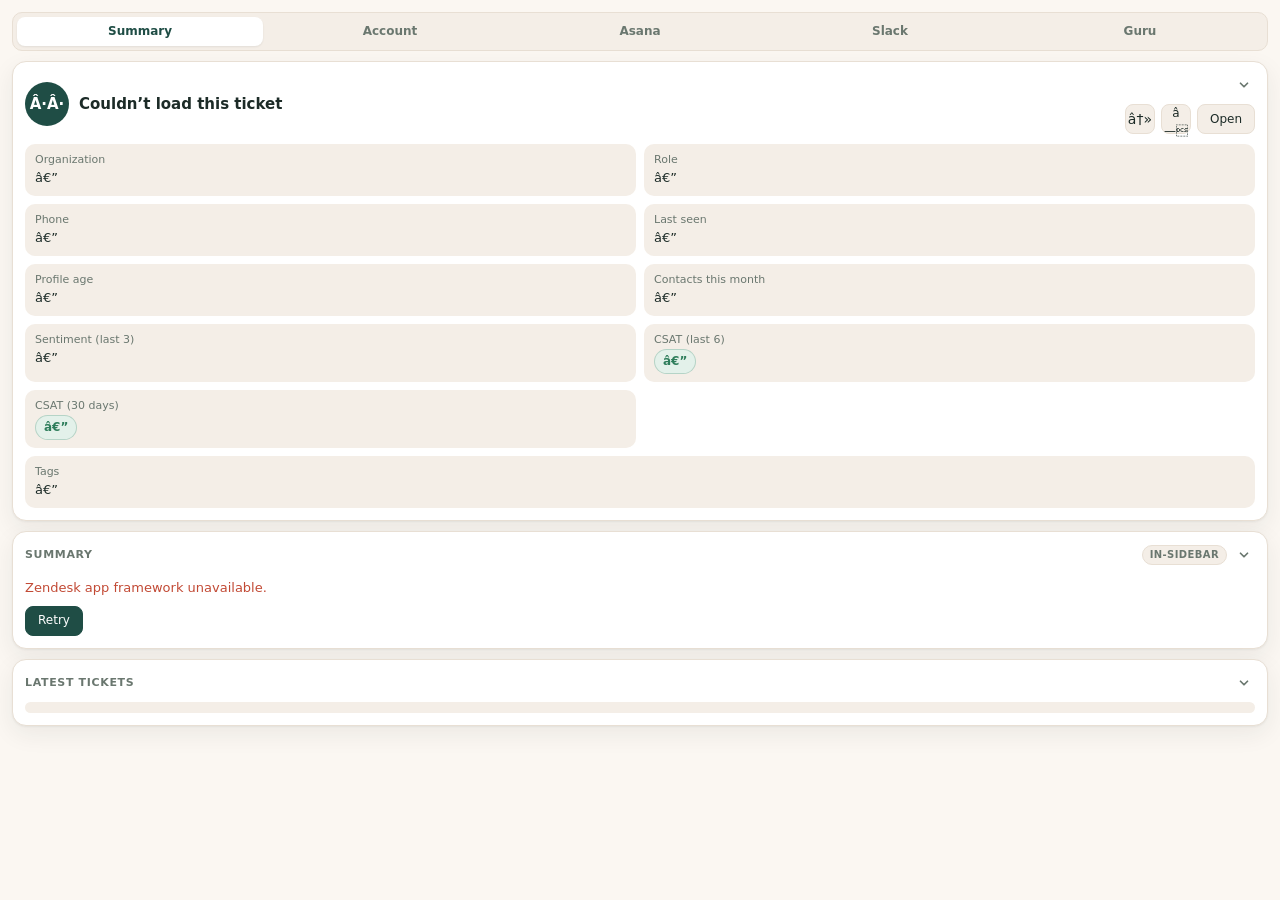
<file: app/assets/index.html>
﻿<!doctype html>
<html lang="en" data-theme="light">
<head>
  <meta charset="utf-8" />
  <meta name="viewport" content="width=device-width, initial-scale=1" />
  <title>Client context</title>
  <!-- Zendesk-hosted ZAF app. Reads ticket context + a custom object via ZAF. -->
  <script src="https://static.zdassets.com/zendesk_app_framework_sdk/2.0/zaf_sdk.min.js"></script>
  <link rel="stylesheet" href="./app.css?v=3100" />
</head>
<body>
  <div class="wrap">

    <!-- Asana comment notification toast (auto-dismisses, links to home view) -->
    <div id="comment-toast" class="comment-toast" hidden>
      <span class="comment-toast-msg" id="comment-toast-msg"></span>
      <button class="comment-toast-link" id="comment-toast-link" type="button">View in Asana tab â†—</button>
      <button class="comment-toast-close" id="comment-toast-close" type="button" aria-label="Dismiss">âœ•</button>
    </div>

    <!-- Top-level tabs: Summary (member + ticket digest), Account (the warehouse
         client context), Asana (linked tasks + request form + dedupe), Slack, Guru.
         data-pane="context" keeps its internal key so existing installs'
         aht_field_map / visibility settings stay valid â€” only the label changed. -->
    <div class="tabs" id="tabs">
      <button class="tab active" type="button" data-pane="summary">Summary</button>
      <button class="tab" type="button" data-pane="context">Account</button>
      <button class="tab" type="button" data-pane="asana">Asana</button>
      <button class="tab" type="button" data-pane="slack">Slack</button>
      <button class="tab" type="button" data-pane="guru">Guru</button>
    </div>

    <!-- Demo-only variant toggle (hidden in production). Global â€” the variant
         drives the Summary, Account and Asana panes alike. -->
    <div id="demo-toggle" class="demo-toggle" hidden>
      <span class="demo-label">Demo</span>
      <button class="demo-seg" type="button" data-variant="client">Client</button>
      <button class="demo-seg" type="button" data-variant="provider">Provider</button>
    </div>

    <!-- Summary pane (landing): who the member is + the local ticket digest -->
    <div class="pane active" id="pane-summary">

    <!-- Profile / ops (retained features, via ZAFClient) -->
    <div class="card collapsible" id="card-profile" data-collapse-key="profile">
      <div class="profile">
        <div class="avatar" id="pf-avatar">Â·Â·</div>
        <div class="who">
          <div class="name" id="pf-name">Loadingâ€¦</div>
          <div class="email" id="pf-email"></div>
        </div>
        <div class="head-actions">
          <button class="chevron" type="button" aria-label="Toggle section" aria-expanded="true"><svg viewBox="0 0 16 16" fill="none" stroke="currentColor" stroke-width="2" stroke-linecap="round" stroke-linejoin="round"><path d="M4 6l4 4 4-4"/></svg></button>
          <span class="type-badge" id="pf-type" hidden></span>
          <div style="display:flex; gap:6px;">
            <button class="btn icon" id="btn-refresh" type="button" title="Refresh account data & summary" aria-label="Refresh account data and summary"><span class="rfi">â†»</span></button>
            <button class="btn icon" id="btn-theme" type="button" title="Toggle theme" aria-label="Toggle theme">â—</button>
            <button class="btn" id="btn-open" type="button" title="Open requester in Support">Open</button>
          </div>
        </div>
      </div>
      <div class="kv-grid collapse-body">
        <div class="kv"><div class="k">Organization</div><div class="v" id="m-org">â€”</div></div>
        <div class="kv"><div class="k">Role</div><div class="v" id="m-role">â€”</div></div>
        <div class="kv"><div class="k">Phone</div><div class="v" id="m-phone">â€”</div></div>
        <div class="kv"><div class="k">Last seen</div><div class="v" id="m-lastseen">â€”</div></div>
        <div class="kv" id="row-age"><div class="k">Profile age</div><div class="v" id="m-age">â€”</div></div>
        <div class="kv" id="row-contacts"><div class="k">Contacts this month</div><div class="v" id="m-contacts">â€”</div></div>
        <div class="kv" id="row-sentiment"><div class="k">Sentiment (last 3)</div><div class="v" id="m-sentiment">â€”</div></div>
        <div class="kv" id="row-csat6"><div class="k">CSAT (last 6)</div><div class="v"><span class="csat-pill" id="m-csat6">â€”</span></div></div>
        <div class="kv" id="row-csat30"><div class="k">CSAT (30 days)</div><div class="v"><span class="csat-pill" id="m-csat30">â€”</span></div></div>
        <div class="kv wide" id="row-tags"><div class="k">Tags</div><div class="v"><div class="chips" id="m-tags">â€”</div></div></div>
      </div>
    </div>

    <!-- Ticket digest: what the ticket is about, the interaction so far, contact
         history, and this ticket's Asana/Guru signals â€” computed inside the
         sidebar from data already in the agent's Zendesk session. The digest
         itself is never sent to any external service. -->
    <div class="card collapsible" id="card-summary" data-collapse-key="summary">
      <div class="section-head">
        <h2>Summary</h2>
        <div class="head-right">
          <span class="sum-flag" title="Computed in this sidebar from Zendesk data. The digest is not sent to any external service.">in-sidebar</span>
          <button class="chevron" type="button" aria-label="Toggle section" aria-expanded="true"><svg viewBox="0 0 16 16" fill="none" stroke="currentColor" stroke-width="2" stroke-linecap="round" stroke-linejoin="round"><path d="M4 6l4 4 4-4"/></svg></button>
        </div>
      </div>
      <div class="collapse-body" id="summary-body">
        <div class="skeleton" style="width:85%"></div>
        <div class="skeleton" style="width:60%; margin-top:8px"></div>
        <div class="skeleton" style="width:72%; margin-top:8px"></div>
      </div>
    </div>

    <!-- Latest tickets (retained, via ZAFClient) â€” the member's interaction history -->
    <div class="card collapsible" id="card-tickets" data-collapse-key="tickets">
      <div class="section-head"><h2>Latest tickets</h2><div class="head-right"><button class="chevron" type="button" aria-label="Toggle section" aria-expanded="true"><svg viewBox="0 0 16 16" fill="none" stroke="currentColor" stroke-width="2" stroke-linecap="round" stroke-linejoin="round"><path d="M4 6l4 4 4-4"/></svg></button></div></div>
      <div class="tickets collapse-body" id="tickets"><div class="skeleton" style="width:100%"></div></div>
    </div>

    </div><!-- /pane-summary -->

    <!-- Account pane: the client context the resolver wrote to the custom object
         (eligibility / claims / invoices for clients; credentialing / onboarding
         for providers), plus its freshness stamp and force-refresh error state. -->
    <div class="pane" id="pane-context">

    <!-- Visible only when the record contains sample/placeholder data. -->
    <div class="sample-note" id="sample-note" hidden>Showing sample placeholder data.</div>

    <!-- Client context (from the custom object). Shell paints immediately. -->
    <div id="context-shell">
      <div class="card">
        <div class="section-head"><h2>Eligibility</h2></div>
        <div class="skeleton" style="width:80%"></div>
        <div class="skeleton" style="width:60%; margin-top:8px"></div>
      </div>
      <div class="card">
        <div class="section-head"><h2>Claims</h2></div>
        <div class="skeleton" style="width:90%"></div>
        <div class="skeleton" style="width:70%; margin-top:8px"></div>
      </div>
    </div>

    <div class="card error" id="context-error" hidden>
      <p id="context-error-msg">Couldnâ€™t load client context.</p>
      <button class="btn primary" id="btn-retry" type="button">Retry</button>
    </div>

    <div class="stamp" id="freshness" hidden></div>

    </div><!-- /pane-context -->

    <!-- Asana pane: three sub-tabs â€” Linked tasks (this ticket), New request (the
         config-driven Asana form), and Other requests (recent tasks for the same
         client/provider ID â€” the dedupe check). -->
    <div class="pane" id="pane-asana">
      <div class="subtabs" id="asana-subtabs">
        <button class="subtab active" type="button" data-asub="linked">Tasks</button>
        <button class="subtab" type="button" data-asub="request">Create</button>
        <button class="subtab" type="button" data-asub="other">Search</button>
      </div>

      <!-- 1. Linked tasks for this ticket -->
      <div class="asub active" id="asub-linked">
        <div class="sample-note" id="asana-sample-note">Showing sample Asana tasks (demo). Add the Asana PAT + workspace GID in the app settings to go live.</div>
        <div class="section-head asana-head">
          <h2>Tasks Â· ticket <span id="asana-ticket-id">â€”</span></h2>
          <span class="count-pill" id="asana-count">0</span>
        </div>
        <div id="asana-body"><div class="empty">Loading Asana tasksâ€¦</div></div>
      </div>

      <!-- 2. New request: the config-driven Asana form (asana_form_config.json) -->
      <div class="asub" id="asub-request">
        <div class="sample-note" id="aform-sample-note" hidden>Demo: the form is fully interactive, but submitting creates a sample task only. Add the Asana PAT + workspace GID in the app settings to go live.</div>
        <div class="section-head asana-head">
          <h2 id="aform-title">Create request Â· ticket <span id="aform-ticket-id">â€”</span></h2>
          <a class="aform-source" id="aform-source" href="#" target="_blank" rel="noopener" hidden>Open in Asana â†—</a>
        </div>
        <div id="aform-body"><div class="card"><div class="empty">Loading formâ€¦</div></div></div>
      </div>

      <!-- 3. Other requests: dedupe â€” recent Asana tasks matching the client/provider ID -->
      <div class="asub" id="asub-other">
        <div class="section-head asana-head">
          <h2>Search Â· client / provider</h2>
          <span class="count-pill" id="dedupe-count">0</span>
        </div>
        <div class="dedupe-controls">
          <input class="dedupe-input" id="dedupe-client" type="text" placeholder="Client ID" aria-label="Client ID">
          <input class="dedupe-input" id="dedupe-provider" type="text" placeholder="Provider ID" aria-label="Provider ID">
          <button class="btn" id="dedupe-search" type="button">Search</button>
        </div>
        <div class="dedupe-hint" id="dedupe-hint">Open Asana requests from the last 14 days that match the client or provider ID.</div>
        <div id="dedupe-body"><div class="card"><div class="empty">Enter a client or provider ID, or open Create to auto-fill from the form.</div></div></div>
      </div>

      <!-- Duplicate-warning toast (shown at submit when recent matches exist) -->
      <div class="toast" id="dedupe-toast" hidden>
        <div class="toast-msg" id="dedupe-toast-msg"></div>
        <div class="toast-actions">
          <button class="btn" id="dedupe-toast-review" type="button">Review</button>
          <button class="btn" id="dedupe-toast-cancel" type="button">Cancel</button>
          <button class="btn primary" id="dedupe-toast-go" type="button">Submit anyway</button>
        </div>
      </div>
    </div>

    <!-- Slack pane: three sub-views â€” Post (structured request into the team
         channel + follow its thread), Channels (workspace directory with
         per-agent favorites), Workflows (launchable form-workflow links from
         settings + channel bookmarks). -->
    <div class="pane" id="pane-slack">
      <div class="sample-note" id="slack-sample-note" hidden>Demo: posts stay in this sidebar. Add the Slack bot token + channel ID in the app settings to go live.</div>
      <div class="subtabs" id="slack-subtabs">
        <button class="subtab active" type="button" data-ssub="post">Post</button>
        <button class="subtab" type="button" data-ssub="channels">Channels</button>
        <button class="subtab" type="button" data-ssub="workflows">Workflows</button>
      </div>

      <!-- 1. Post to the team channel + follow the thread -->
      <div class="ssub active" id="ssub-post">
        <div id="slack-body"><div class="card"><div class="skeleton" style="width:70%"></div><div class="skeleton" style="width:45%;margin-top:8px"></div></div></div>
      </div>

      <!-- 2. Channels: relevant set by default (favorites + memberships +
           configured); the full directory only via search -->
      <div class="ssub" id="ssub-channels">
        <div class="section-head asana-head">
          <h2>Channels</h2>
          <span class="count-pill" id="slack-ch-count">0</span>
        </div>
        <div class="guru-search-row">
          <input class="dedupe-input guru-search-input" id="slack-ch-search" type="search" placeholder="Search all channelsâ€¦" aria-label="Search all channels">
        </div>
        <div id="slack-channels-body"><div class="card"><div class="skeleton" style="width:70%"></div><div class="skeleton" style="width:45%;margin-top:8px"></div></div></div>
      </div>

      <!-- 3. Workflows: launchable form-workflow links (settings + channel
           bookmarks), then the requests that reference THIS ticket, with an
           open/resolved state (âœ… reaction or âœ…/"resolved" thread reply). -->
      <div class="ssub" id="ssub-workflows">
        <div class="section-head asana-head">
          <h2>Start a workflow</h2>
          <span class="count-pill" id="slack-wf-count">0</span>
        </div>
        <div id="slack-wf-body"><div class="card"><div class="skeleton" style="width:70%"></div><div class="skeleton" style="width:45%;margin-top:8px"></div></div></div>

        <div class="section-head asana-head" style="margin-top:14px">
          <h2>Requests Â· ticket <span id="slack-req-ticket">â€”</span></h2>
          <span class="count-pill" id="slack-req-count">0 open</span>
        </div>
        <div class="guru-search-row">
          <input class="dedupe-input guru-search-input" id="slack-req-search" type="search" placeholder="Search past requestsâ€¦" aria-label="Search past requests">
        </div>
        <div class="dedupe-hint">Resolved = âœ… reaction on the Slack message, or a thread reply starting with âœ…/â€œresolvedâ€. Replies sync every 30s while this tab is open.</div>
        <div id="slack-req-body"><div class="card"><div class="skeleton" style="width:70%"></div><div class="skeleton" style="width:45%;margin-top:8px"></div></div></div>
      </div>
    </div>

    <!-- Guru pane: four sub-views â€” Suggested (ticket-driven), Search, Browse
         (collections â†’ folders â†’ cards), Recents (+ locally pinned cards).
         Cards open in the pop-out overlay for reading, verifying, and commenting. -->
    <div class="pane" id="pane-guru">
      <div class="sample-note" id="guru-sample-note" hidden>Showing sample Guru knowledge (demo). Add the Guru token + reason-code field in the app settings to go live.</div>
      <div class="subtabs" id="guru-subtabs">
        <button class="subtab active" type="button" data-gsub="suggested">Suggested</button>
        <button class="subtab" type="button" data-gsub="search">Search</button>
        <button class="subtab" type="button" data-gsub="browse">Browse</button>
        <button class="subtab" type="button" data-gsub="recents">Recents</button>
      </div>

      <!-- 1. Suggested: an AI answer keyed off the ticket's reason code, then
           the cards matched from reason code / tags (subject opt-in). -->
      <div class="gsub active" id="gsub-suggested">
        <!-- Ask Guru AI â€” seeded from the reason code, cites its source cards -->
        <div class="guru-ask" id="guru-ask" hidden>
          <div class="guru-ask-row">
            <input class="dedupe-input guru-ask-input" id="guru-ask-input" type="text" placeholder="Ask Guru AI a questionâ€¦" aria-label="Ask Guru AI">
            <button class="btn primary guru-ask-btn" id="guru-ask-btn" type="button">Ask</button>
          </div>
          <div class="guru-ask-note">AI answer with cited cards Â· seeded from the ticket's reason code</div>
          <div id="guru-answer-body"></div>
        </div>
        <div class="section-head asana-head">
          <h2>Suggested cards Â· reason code <span id="guru-reason">â€”</span></h2>
          <button class="btn icon" id="guru-refresh" type="button" title="Refresh suggestions" aria-label="Refresh suggestions">â†»</button>
        </div>
        <div id="guru-suggested-body"><div class="card"><div class="skeleton" style="width:70%"></div><div class="skeleton" style="width:50%;margin-top:8px"></div></div></div>
      </div>

      <!-- 2. Search the knowledge base (debounced; collection filter) -->
      <div class="gsub" id="gsub-search">
        <div class="guru-search-row">
          <input class="dedupe-input guru-search-input" id="guru-search-input" type="search" placeholder="Search Guruâ€¦" aria-label="Search Guru">
          <select class="guru-collection-select" id="guru-collection-filter" aria-label="Filter by collection"><option value="">All collections</option></select>
        </div>
        <div id="guru-search-body"><div class="card"><div class="empty-state"><svg viewBox="0 0 16 16" fill="none" stroke="currentColor" stroke-width="1.5" stroke-linecap="round" aria-hidden="true"><circle cx="7" cy="7" r="4.5"/><path d="m10.5 10.5 3 3"/></svg><div class="es-title">Search the knowledge base</div><div class="es-sub">Cards match on title and content.</div></div></div></div>
      </div>

      <!-- 3. Browse: collections â†’ folders â†’ cards -->
      <div class="gsub" id="gsub-browse">
        <div class="guru-crumbs" id="guru-crumbs"></div>
        <div id="guru-browse-body"><div class="card"><div class="empty">Loading collectionsâ€¦</div></div></div>
      </div>

      <!-- 4. Recents + locally pinned cards -->
      <div class="gsub" id="gsub-recents">
        <div id="guru-recents-body"><div class="card"><div class="empty">Cards you open show up here.</div></div></div>
      </div>
    </div>

    <!-- Guru pop-out: card reader (verification, insert/copy, comments); floats over any tab, minimizes to a chip -->
    <div class="guru-overlay" id="guru-overlay" hidden>
      <div class="guru-overlay-head">
        <span class="guru-overlay-title" id="guru-overlay-title">Guru</span>
        <div class="guru-overlay-actions">
          <button class="btn icon" id="guru-min" type="button" title="Minimize to sidebar">â–</button>
          <button class="btn icon" id="guru-close" type="button" title="Close">âœ•</button>
        </div>
      </div>
      <div class="guru-overlay-body" id="guru-overlay-body"></div>
    </div>
    <button class="guru-chip" id="guru-chip" type="button" hidden><svg viewBox="0 0 16 16" fill="none" stroke="currentColor" stroke-width="1.5" stroke-linecap="round" stroke-linejoin="round" aria-hidden="true"><path d="M4 2h5l3 3v9H4V2Z"/><path d="M9 2v3h3"/></svg><span id="guru-chip-title">Guru card</span></button>

  </div>

  <script src="./app.js?v=3100"></script>
</body>
</html>
</file>
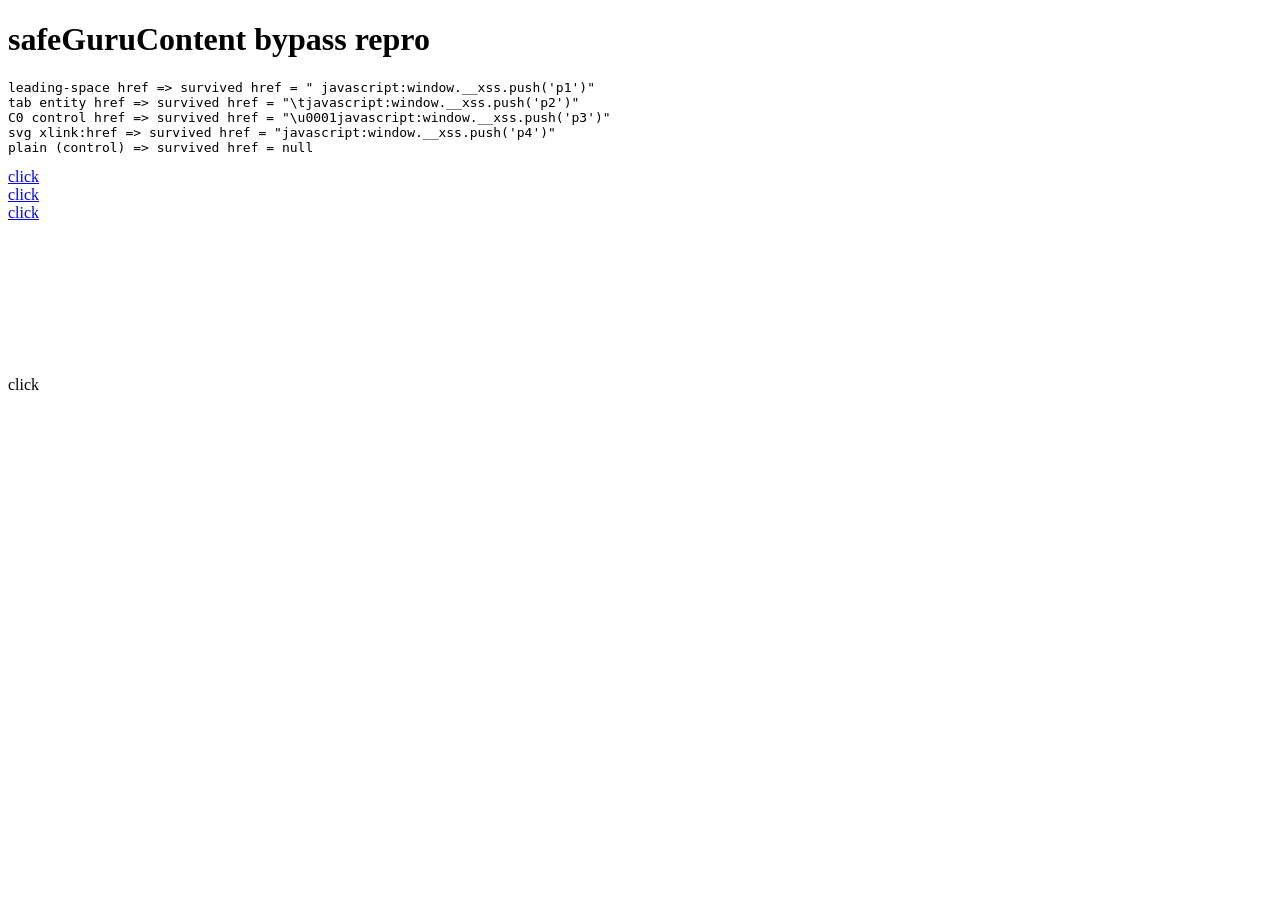
<file: harness/repro-guru-xss.html>
<!doctype html>
<html lang="en">
<head><meta charset="utf-8"><title>Guru sanitizer XSS repro</title></head>
<body>
<h1>safeGuruContent bypass repro</h1>
<pre id="log"></pre>
<div id="sink"></div>
<script>
  var log = function (m) { document.getElementById("log").textContent += m + "\n"; };
  window.__xss = [];

  // ---- exact copy of safeGuruContent from app.js:2263-2270 ----
  function safeGuruContent(html) {
    var d = document.createElement("div"); d.innerHTML = String(html || "");
    Array.prototype.forEach.call(d.querySelectorAll("script,style,iframe,object,embed,link"), function (n) { n.parentNode && n.parentNode.removeChild(n); });
    Array.prototype.forEach.call(d.querySelectorAll("*"), function (n) {
      Array.prototype.slice.call(n.attributes).forEach(function (a) { if (/^on/i.test(a.name) || (a.name === "href" && /^javascript:/i.test(a.value))) n.removeAttribute(a.name); });
    });
    return d.innerHTML;
  }

  // ---- hostile Guru card bodies (what a compromised/malicious card would contain) ----
  var payloads = {
    "leading-space href":  '<a id="p1" href=" javascript:window.__xss.push(\'p1\')">click</a>',
    "tab entity href":     '<a id="p2" href="&#9;javascript:window.__xss.push(\'p2\')">click</a>',
    "C0 control href":     '<a id="p3" href="&#1;javascript:window.__xss.push(\'p3\')">click</a>',
    "svg xlink:href":      '<svg><a id="p4" xlink:href="javascript:window.__xss.push(\'p4\')"><text>click</text></a></svg>',
    "plain (control)":     '<a id="p5" href="javascript:window.__xss.push(\'p5\')">click</a>'
  };

  var sink = document.getElementById("sink");
  Object.keys(payloads).forEach(function (name) {
    var sanitized = safeGuruContent(payloads[name]);
    var wrap = document.createElement("div");
    wrap.innerHTML = sanitized;   // renders in-document, same as guru-overlay-body innerHTML
    sink.appendChild(wrap);
    // report whether the href attribute survived sanitization
    var a = wrap.querySelector("a");
    var hrefAttr = a ? (a.getAttribute("href") || a.getAttribute("xlink:href")) : "(no anchor)";
    log(name + " => survived href = " + JSON.stringify(hrefAttr));
  });

  // Now click each surviving link and see what executes.
  window.__runClicks = function () {
    window.__xss = [];
    ["p1","p2","p3","p4","p5"].forEach(function (id) {
      var el = document.getElementById(id);
      if (el) { try { el.click(); } catch (e) {} }
    });
    setTimeout(function () {
      log("EXECUTED payloads: " + JSON.stringify(window.__xss));
      window.__done = true;
    }, 50);
  };
</script>
</body>
</html>
</file>
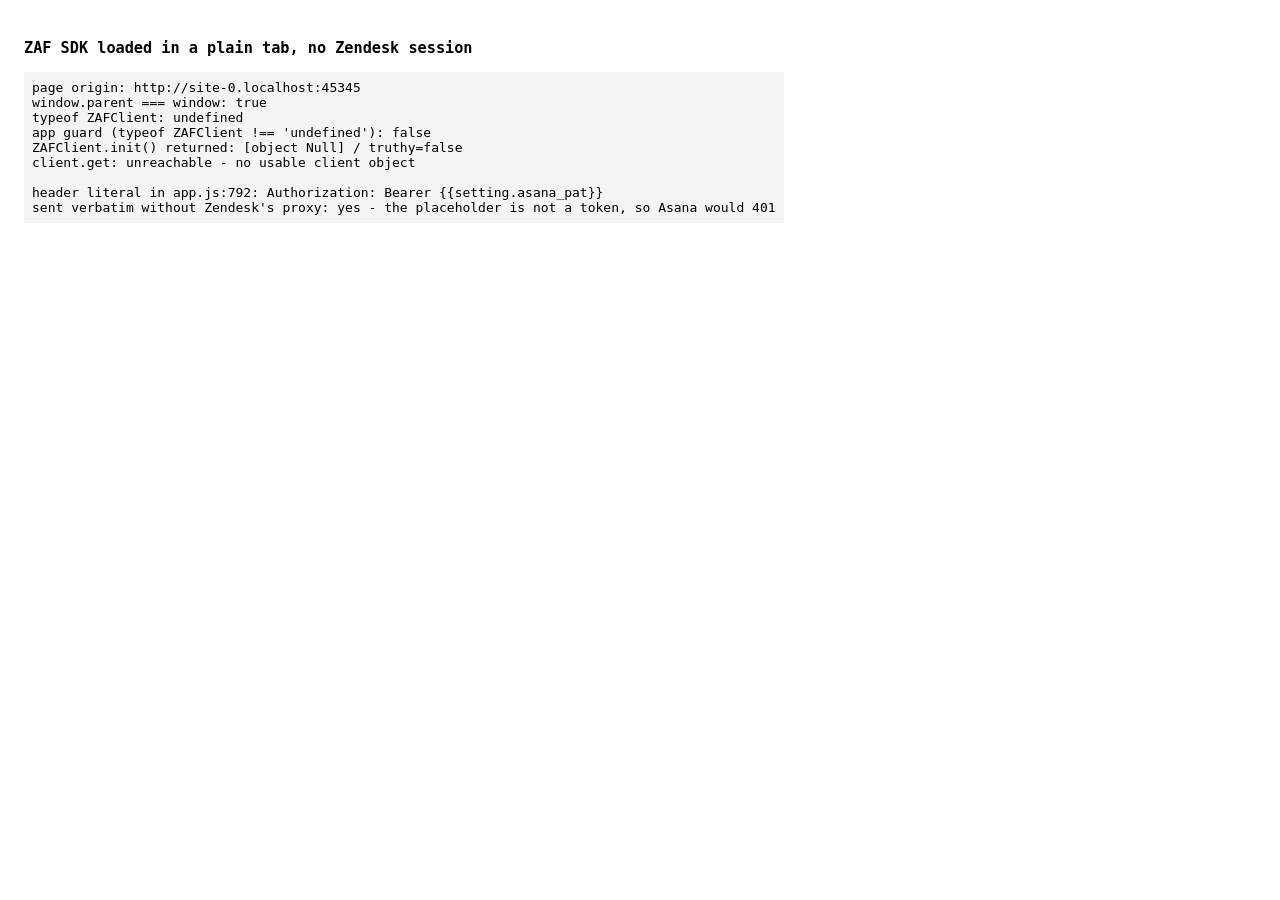
<file: harness/repro-zaf-nosession.html>
<!doctype html>
<meta charset="utf-8">
<title>ZAF outside Zendesk — no session</title>
<style>body{font:13px ui-monospace,monospace;padding:16px;max-width:760px}
b{display:block;margin-top:12px}pre{background:#f4f4f4;padding:8px;white-space:pre-wrap}</style>
<h3>ZAF SDK loaded in a plain tab, no Zendesk session</h3>
<pre id="out">running…</pre>
<script src="https://static.zdassets.com/zendesk_app_framework_sdk/2.0/zaf_sdk.min.js"></script>
<script>
var lines = [];
function say(k, v) { lines.push(k + ": " + v); document.getElementById("out").textContent = lines.join("\n"); }

// 1. Did the SDK script load at all from a non-Zendesk origin?
say("page origin", location.origin || "(file://, opaque)");
say("window.parent === window", String(window.parent === window));
say("typeof ZAFClient", typeof ZAFClient);

// 2. What does the app's own guard evaluate to here?
say("app guard (typeof ZAFClient !== 'undefined')", String(typeof ZAFClient !== "undefined"));

// 3. What does init() actually do with no origin/app_guid params and no Zendesk parent?
var client = null;
try {
  client = (typeof ZAFClient !== "undefined") ? ZAFClient.init() : null;
  say("ZAFClient.init() returned", Object.prototype.toString.call(client) + " / truthy=" + String(!!client));
} catch (e) {
  say("ZAFClient.init() THREW", e && e.name + ": " + e.message);
}

// 4. If we got a client, does any call ever come back? Race it against a timeout.
if (client && typeof client.get === "function") {
  var settled = false;
  var t = setTimeout(function () {
    if (!settled) { settled = true; say("client.get('currentUser') after 6s", "NEVER SETTLED - no parent frame answered the postMessage"); }
  }, 6000);
  try {
    client.get("currentUser").then(function (d) {
      if (settled) return; settled = true; clearTimeout(t);
      say("client.get('currentUser') RESOLVED", JSON.stringify(d).slice(0, 300));
    }).catch(function (e) {
      if (settled) return; settled = true; clearTimeout(t);
      say("client.get('currentUser') REJECTED", String(e && (e.message || e)));
    });
  } catch (e) { say("client.get threw synchronously", String(e && e.message)); }
} else {
  say("client.get", "unreachable - no usable client object");
}

// 5. The credential question: what is actually in the shipped bundle?
say("\nheader literal in app.js:792", "Authorization: Bearer {{setting.asana_pat}}");
say("sent verbatim without Zendesk's proxy", "yes - the placeholder is not a token, so Asana would 401");
</script>
</file>
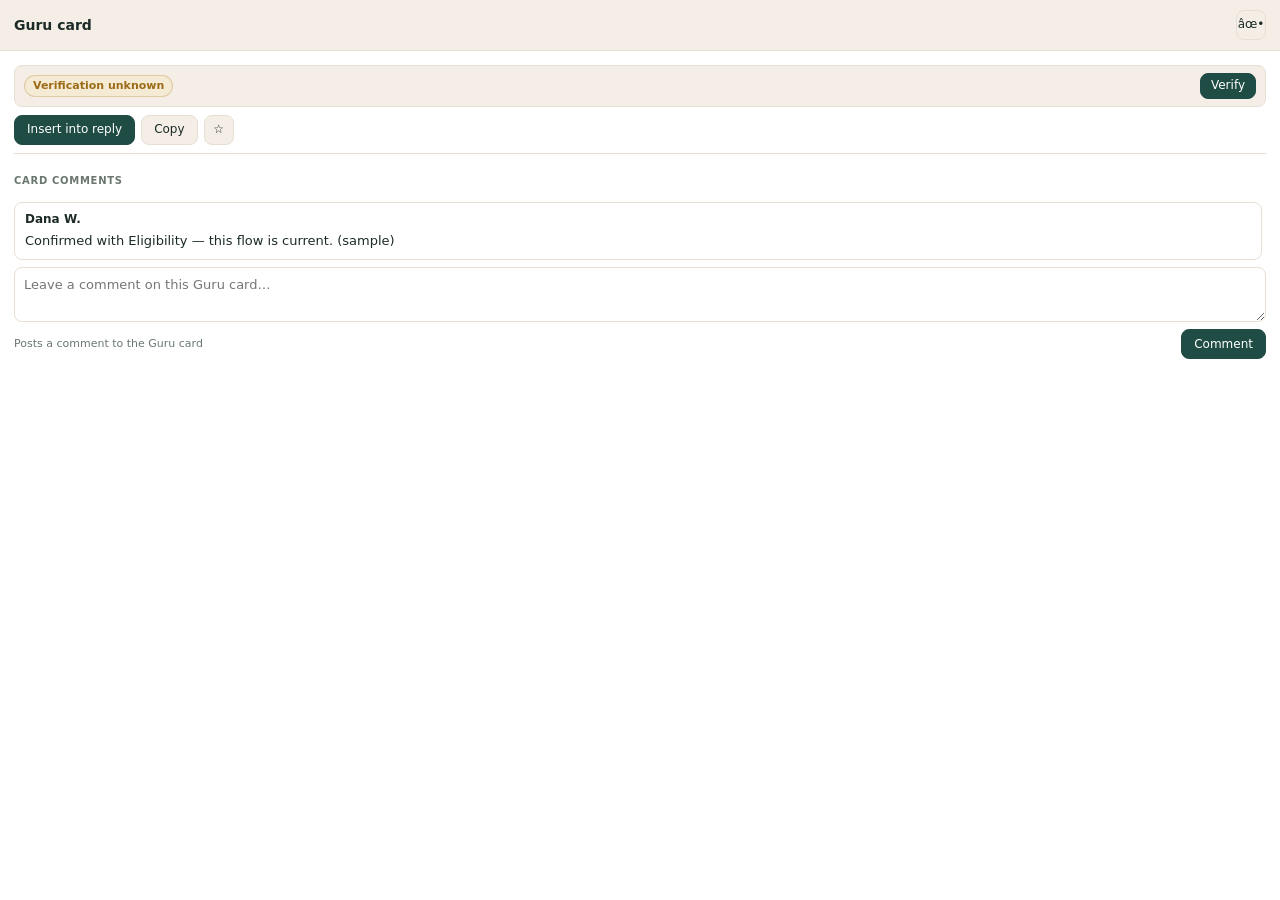
<file: app/assets/guru_modal.html>
﻿<!doctype html>
<html lang="en" data-theme="light">
<head>
  <meta charset="utf-8" />
  <title>Guru card</title>
  <!-- Guru card reader â€” a ZAF "modal" location instance, centered over the
       whole Agent Workspace (created by the sidebar via instances.create). -->
  <script src="https://static.zdassets.com/zendesk_app_framework_sdk/2.0/zaf_sdk.min.js"></script>
  <link rel="stylesheet" href="./app.css?v=3100" />
  <style>
    html, body { height: 100%; }
    body { background: var(--surface); display: flex; flex-direction: column; overflow: hidden; }
    .m-head { flex-shrink: 0; display: flex; align-items: center; justify-content: space-between; gap: 8px;
      padding: 10px 14px; border-bottom: 1px solid var(--line); background: var(--surface-2); }
    .m-title { font-weight: 600; font-size: 14px; overflow: hidden; text-overflow: ellipsis; white-space: nowrap; }
    .m-body { flex: 1; overflow-y: auto; padding: 14px; }
    .m-body .guru-card { border: 0; box-shadow: none; padding: 0; background: transparent; }
  </style>
</head>
<body>
  <div class="m-head">
    <span class="m-title" id="m-title">Guru</span>
    <div class="guru-overlay-actions"><button class="btn icon" id="m-close" type="button" title="Close" aria-label="Close">âœ•</button></div>
  </div>
  <div class="m-body" id="m-body"><div class="skeleton" style="width:70%"></div><div class="skeleton" style="width:50%;margin-top:8px"></div></div>
  <script src="./guru_modal.js?v=3100"></script>
</body>
</html>
</file>
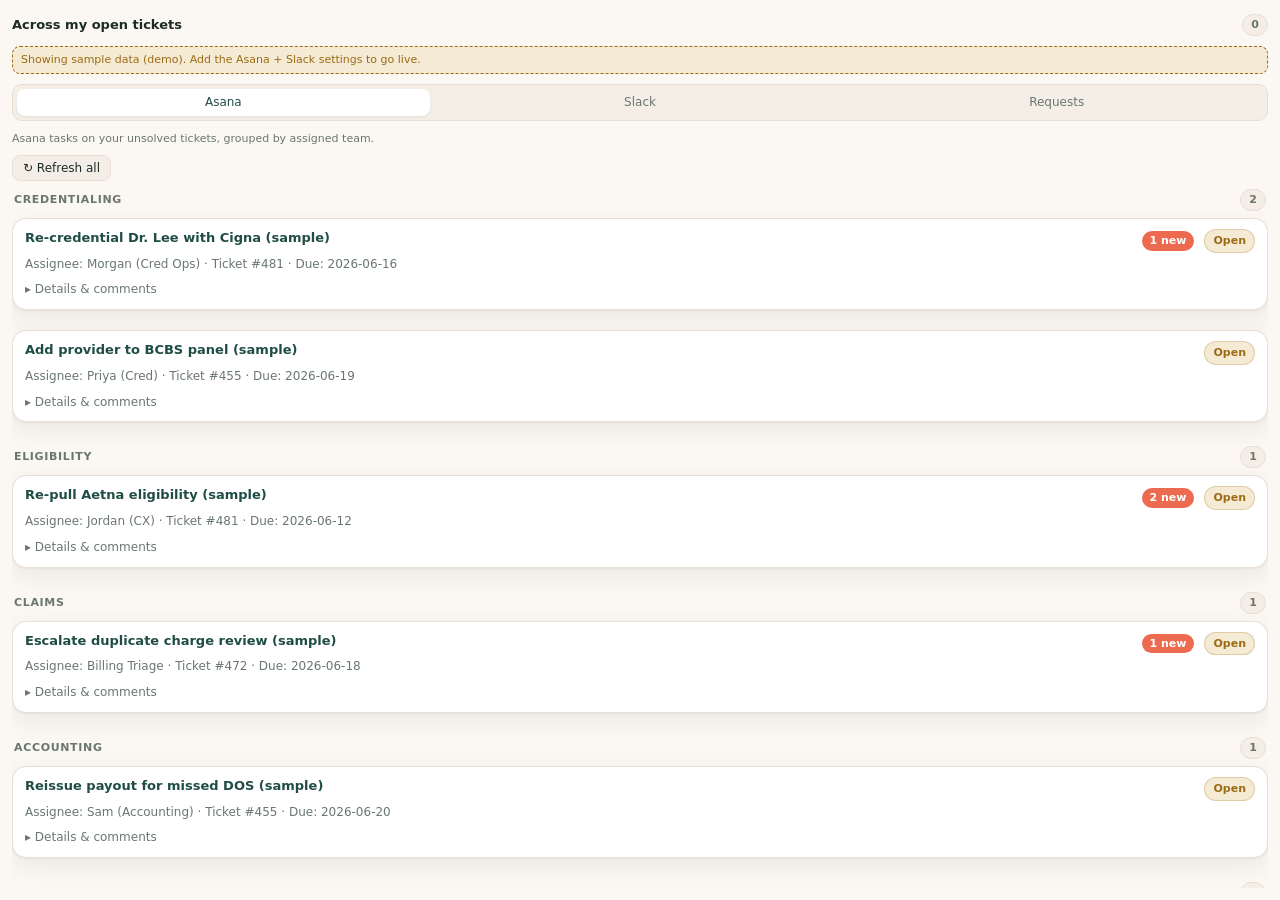
<file: app/assets/home.html>
<!doctype html>
<html lang="en" data-theme="light">
<head>
  <meta charset="utf-8" />
  <meta name="viewport" content="width=device-width, initial-scale=1" />
  <title>My active work</title>
  <!-- nav_bar view: across the agent's assigned, unsolved tickets. Two tabs — Asana
       (tasks grouped by the "assigned team" custom field) and Slack (threads that
       reference those ticket ids, grouped by channel). Live via the same secure
       settings; blank settings -> clearly-labeled sample data. -->
  <script src="https://static.zdassets.com/zendesk_app_framework_sdk/2.0/zaf_sdk.min.js"></script>
  <link rel="stylesheet" href="./app.css?v=3100" />
</head>
<body class="home-view">
  <div class="wrap">
    <!-- Asana comment notification toast (auto-dismisses after 6 s) -->
    <div id="comment-toast" class="comment-toast" hidden>
      <span class="comment-toast-msg" id="comment-toast-msg"></span>
      <button class="comment-toast-close" id="comment-toast-close" type="button" aria-label="Dismiss">✕</button>
    </div>

    <div class="section-head asana-head">
      <h2>Across my open tickets <span class="sub" id="home-who"></span></h2>
      <span class="count-pill" id="home-ticket-count">0</span>
    </div>
    <div class="sample-note" id="home-note" hidden>Showing sample data (demo). Add the Asana + Slack settings to go live.</div>

    <div class="subtabs" id="home-subtabs">
      <button class="subtab active" type="button" data-hsub="asana">Asana</button>
      <button class="subtab" type="button" data-hsub="slack">Slack</button>
      <button class="subtab" type="button" data-hsub="requests">Requests</button>
    </div>

    <!-- Asana: tasks on my unsolved tickets, grouped by assigned team.
         Rebuilds once a day at this agent's slot; ↻ / Refresh all in between. -->
    <div class="asub active" id="hsub-asana">
      <div class="dedupe-hint" id="home-asana-hint">Asana tasks on your unsolved tickets, grouped by assigned team.</div>
      <div class="asana-controls">
        <button class="btn small" id="home-asana-refresh" type="button" title="Re-scan your tickets and tasks now">↻ Refresh all</button>
        <span class="asof" id="home-asana-asof"></span>
      </div>
      <div id="home-asana-body"><div class="card"><div class="empty">Loading…</div></div></div>
    </div>

    <!-- Slack: threads referencing my unsolved tickets, grouped by channel -->
    <div class="asub" id="hsub-slack">
      <div class="dedupe-hint" id="home-slack-hint">Slack threads that reference your unsolved tickets, grouped by channel.</div>
      <div id="home-slack-body"><div class="card"><div class="empty">Loading…</div></div></div>
    </div>

    <!-- Requests: workflow/ticket requests across the configured channels.
         Open = no ✅ reaction and no ✅/"resolved" thread reply. -->
    <div class="asub" id="hsub-requests">
      <div class="dedupe-hint" id="home-req-hint">Open requests referencing your unsolved tickets. Resolved = ✅ reaction on the Slack message, or a thread reply starting with ✅/“resolved”.</div>
      <div class="dedupe-controls" style="margin-bottom:8px">
        <button class="btn small" id="home-req-toggle" type="button" aria-pressed="false">Show resolved too</button>
      </div>
      <div id="home-req-body"><div class="card"><div class="empty">Loading…</div></div></div>
    </div>
  </div>
  <script src="./home.js?v=3100"></script>
</body>
</html>
</file>
<file: app/assets/app.css>
/* ============================================================================
   CX Client Data Sidebar — Alma Insights theme
   ----------------------------------------------------------------------------
   SWAP EXACT ALMA TOKENS HERE. Everything else is expressed in these variables,
   so replacing the palette is a one-block change. Light is default (Alma's warm
   brand); dark is a toggle, persisted in localStorage.
   ============================================================================ */

:root {
  /* ---- ALMA INSIGHTS PALETTE (light) — replace with exact tokens ---- */
  --bg:          #FBF7F2;  /* warm cream app background */
  --surface:     #FFFFFF;  /* cards */
  --surface-2:   #F4EEE7;  /* insets / rows */
  --text:        #1C2B27;  /* deep green-charcoal */
  --muted:       #6A776F;
  --line:        #E8DFD4;
  --primary:     #1F4D45;  /* Alma forest green */
  --primary-ink: #FFFFFF;
  --primary-weak:#EAF0EE;
  --accent:      #EC6A4F;  /* coral */
  --accent-weak: #FBE7E1;
  --ok:    #2E7D5B; --ok-weak:    #E3F1EA;
  --warn:  #9C6B16; --warn-weak:  #F5EAD4;
  --danger:#C24A35; --danger-weak:#F8E2DC;
  --info:  #2C7A7B; --info-weak:  #DFEFEF;

  /* ---- design system (P0–P2): one scale per primitive ---- */
  --space-1: 4px; --space-2: 8px; --space-3: 12px; --space-4: 16px; --space-6: 24px;
  --control-h: 30px;
  --fs-eyebrow: 11px; --fs-caption: 12px; --fs-body: 13px; --fs-title: 15px; --fs-lg: 18px;
  --radius-sm: 8px; --radius-md: 10px; --radius-lg: 14px; --radius-pill: 999px;
  --radius: var(--radius-lg);                                   /* legacy alias → cards/overlays */
  --shadow-xs: 0 1px 2px rgba(28,43,39,.08);                    /* segmented thumbs */
  --shadow-sm: 0 1px 2px rgba(28,43,39,.05), 0 8px 24px rgba(28,43,39,.07);  /* cards (the anchor) */
  --shadow-lg: 0 10px 30px rgba(28,43,39,.14);                  /* overlays, toasts, chip */
  --shadow: var(--shadow-sm);                                   /* legacy alias */
  --ease: 150ms cubic-bezier(.4, 0, .2, 1);
  --ease-fast: 90ms cubic-bezier(.4, 0, .2, 1);
}

:root[data-theme="dark"] {
  /* ---- ALMA INSIGHTS PALETTE (dark) ---- */
  --bg:          #0F1A17;
  --surface:     #15231F;
  --surface-2:   #1B2E28;
  --text:        #ECF3EF;
  --muted:       #9DB3AB;
  --line:        rgba(255,255,255,.09);
  --primary:     #6FB59B;
  --primary-ink: #0F1A17;
  --primary-weak:#1E332C;
  --accent:      #FF8267;
  --accent-weak: #3A241E;
  --ok:    #5FBF90; --ok-weak:    #16291F;
  --warn:  #D9A441; --warn-weak:  #2E2511;
  --danger:#E5765C; --danger-weak:#33201A;
  --info:  #5FB8B9; --info-weak:  #122A2A;
  /* dark depth leans on surface lightness + hairlines; shadows soften */
  --shadow-xs: 0 1px 2px rgba(0,0,0,.35);
  --shadow-sm: 0 1px 2px rgba(0,0,0,.35), 0 8px 24px rgba(0,0,0,.30);
  --shadow-lg: 0 10px 30px rgba(0,0,0,.48);
  --shadow: var(--shadow-sm);
}

* { box-sizing: border-box; }
html, body { margin: 0; }
body {
  background: var(--bg);
  color: var(--text);
  font: 13px/1.45 ui-sans-serif, system-ui, -apple-system, "Segoe UI", Roboto, Helvetica, Arial, sans-serif;
}
.wrap { padding: 12px; }
[hidden] { display: none !important; }

/* ---- Interaction system: focus, motion, transitions --------------------- */
/* A real keyboard focus ring (--primary is high-contrast in both themes);
   replaces the near-invisible --primary-weak outlines. */
:where(button, a, input, select, textarea, [tabindex]):focus-visible {
  outline: 2px solid var(--primary); outline-offset: 2px;
}
/* Purposeful micro-transitions on state changes; high-frequency actions stay
   instant. Guarded so an all-day tool never animates for motion-sensitive users. */
@media (prefers-reduced-motion: no-preference) {
  .btn, .tab, .subtab, .demo-seg, .ticket, .guru-row-main, .chip, .badge, .kv,
  .chevron, .refresh, .guru-crumb, .asana-status-btn, .csat-pill, .type-badge,
  .comment-toast-link, .aform-source, .atask-name, .guru-pin,
  input, select, textarea {
    /* border/shadow/transform ease; background + color snap (crisp hover,
       and an instant, correct theme switch). */
    transition: border-color var(--ease), box-shadow var(--ease), transform var(--ease-fast);
  }
}
@media (prefers-reduced-motion: reduce) {
  *, *::before, *::after {
    animation-duration: .01ms !important; animation-iteration-count: 1 !important;
    transition-duration: .01ms !important; scroll-behavior: auto !important;
  }
}

/* ---- Demo-only Client/Provider toggle ----------------------------------- */
.demo-toggle { display: flex; align-items: center; gap: 4px; margin-bottom: 10px; padding: 4px;
  background: var(--surface-2); border: 1px solid var(--line); border-radius: var(--radius-md); }
.demo-label { font-size: 10px; font-weight: 600; text-transform: uppercase; letter-spacing: .06em; color: var(--muted); padding: 0 6px; }
.demo-seg { flex: 1; appearance: none; border: 0; background: transparent; color: var(--muted); font: inherit;
  font-size: 12px; font-weight: 500; padding: 5px 8px; border-radius: var(--radius-sm); cursor: pointer; }
.demo-seg.active { background: var(--surface); color: var(--text); box-shadow: var(--shadow-xs); }

/* ---- Cards / sections ---------------------------------------------------- */
.card {
  background: var(--surface);
  border: 1px solid var(--line);
  border-radius: var(--radius);
  box-shadow: var(--shadow);
  padding: 12px;
  margin-bottom: 10px;
}
.section-head {
  display: flex; align-items: center; justify-content: space-between;
  gap: 8px; margin: 0 0 8px;
}
.section-head h2 {
  font-size: 11px; text-transform: uppercase; letter-spacing: .06em;
  color: var(--muted); margin: 0; font-weight: 600;
}
.count-pill {
  display: inline-flex; align-items: center; font-size: 11px; font-weight: 600; color: var(--muted);
  background: var(--surface-2); border: 1px solid var(--line);
  border-radius: var(--radius-pill); padding: 2px 8px; font-variant-numeric: tabular-nums;
}

/* ---- Profile header ------------------------------------------------------ */
.profile { display: grid; grid-template-columns: 44px 1fr auto; gap: 10px; align-items: center; }
.avatar {
  width: 44px; height: 44px; border-radius: 50%;
  display: grid; place-items: center; font-weight: 600; font-size: 15px;
  color: var(--primary-ink); background: var(--primary);
}
.who { min-width: 0; }
.who .name { font-size: 15px; font-weight: 600; overflow: hidden; text-overflow: ellipsis; white-space: nowrap; }
.who .email { color: var(--muted); font-size: 12px; overflow: hidden; text-overflow: ellipsis; white-space: nowrap; }
.head-actions { display: flex; flex-direction: column; gap: 6px; align-items: flex-end; }

.type-badge {
  display: inline-flex; align-items: center; gap: 5px;
  font-size: 11px; font-weight: 600; border-radius: var(--radius-pill); padding: 2px 9px;
  border: 1px solid transparent;
}
.type-badge.client   { color: var(--info);   background: var(--info-weak);   border-color: color-mix(in srgb, var(--info) 28%, transparent); }
.type-badge.provider { color: var(--accent); background: var(--accent-weak); border-color: color-mix(in srgb, var(--accent) 28%, transparent); }

/* ---- Buttons ------------------------------------------------------------- */
.btn {
  appearance: none; font: inherit; font-size: 12px; font-weight: 500;
  color: var(--text); background: var(--surface-2);
  border: 1px solid var(--line); border-radius: var(--radius-sm);
  height: var(--control-h); padding: 0 12px; cursor: pointer;
  display: inline-flex; align-items: center; justify-content: center; gap: 6px;
}
.btn:hover { border-color: var(--primary); background: color-mix(in srgb, var(--surface-2) 82%, var(--text)); }
.btn:active { transform: translateY(1px); }
.btn.primary { background: var(--primary); color: var(--primary-ink); border-color: var(--primary); }
.btn.primary:hover { background: color-mix(in srgb, var(--primary) 88%, black); border-color: color-mix(in srgb, var(--primary) 88%, black); }
.btn.icon { width: var(--control-h); height: var(--control-h); padding: 0; display: inline-grid; place-items: center; }

/* ---- Key/value grid (retained profile metrics) -------------------------- */
.kv-grid { display: grid; grid-template-columns: 1fr 1fr; gap: 8px; margin-top: 10px; }
.kv { background: var(--surface-2); border-radius: var(--radius-md); padding: 8px 10px; }
.kv .k { color: var(--muted); font-size: 11px; }
.kv .v { font-size: 13px; font-weight: 500; margin-top: 1px; font-variant-numeric: tabular-nums; }
.kv.wide { grid-column: 1 / -1; }

.chips { display: flex; flex-wrap: wrap; gap: 5px; }
.chip {
  display: inline-block; font-size: 11px; font-weight: 500; padding: 2px 8px;
  border-radius: var(--radius-pill); color: var(--primary); background: var(--primary-weak);
  border: 1px solid color-mix(in srgb, var(--primary) 16%, transparent);
}
.csat-pill {
  display: inline-flex; align-items: center; font-size: 12px; font-weight: 600; padding: 3px 8px;
  border-radius: var(--radius-pill); color: var(--ok); background: var(--ok-weak);
  border: 1px solid color-mix(in srgb, var(--ok) 25%, transparent); font-variant-numeric: tabular-nums;
}

/* ---- Status badges ------------------------------------------------------- */
.badge {
  display: inline-flex; align-items: center; font-size: 11px; font-weight: 600; padding: 3px 8px;
  border-radius: var(--radius-pill); border: 1px solid transparent; text-transform: capitalize;
  font-variant-numeric: tabular-nums;
}
.badge.ok      { color: var(--ok);     background: var(--ok-weak);     border-color: color-mix(in srgb, var(--ok) 25%, transparent); }
.badge.warn    { color: var(--warn);   background: var(--warn-weak);   border-color: color-mix(in srgb, var(--warn) 25%, transparent); }
.badge.danger  { color: var(--danger); background: var(--danger-weak); border-color: color-mix(in srgb, var(--danger) 25%, transparent); }
.badge.info    { color: var(--info);   background: var(--info-weak);   border-color: color-mix(in srgb, var(--info) 25%, transparent); }
.badge.neutral { color: var(--muted);  background: var(--surface-2);   border-color: var(--line); }

/* ---- Record lists (eligibility / claims / invoices / credentialing) ----- */
.rec { border-top: 1px solid var(--line); padding: 9px 0; }
.rec:first-of-type { border-top: 0; padding-top: 2px; }
.rec-top { display: flex; align-items: center; justify-content: space-between; gap: 8px; }
.rec-title { font-weight: 600; font-size: 13px; }
.rec-sub { color: var(--muted); font-size: 12px; margin-top: 1px; }
.rec-grid { display: grid; grid-template-columns: 1fr 1fr; gap: 2px 12px; margin-top: 6px; }
.rec-grid .f { display: flex; justify-content: space-between; gap: 8px; font-size: 12px; }
.rec-grid .f .fk { color: var(--muted); }
.rec-grid .f .fv { font-variant-numeric: tabular-nums; text-align: right; }
.rec-client { font-size: 11px; color: var(--accent); font-weight: 600; }

.empty { color: var(--muted); font-style: italic; font-size: 12px; padding: 4px 0; }

/* ---- Provider client filter --------------------------------------------- */
.filter-row { display: flex; align-items: center; gap: 8px; margin-bottom: 8px; }
.filter-row label { font-size: 11px; color: var(--muted); font-weight: 600; text-transform: uppercase; letter-spacing: .05em; }
select.filter {
  font: inherit; font-size: 12px; color: var(--text);
  background: var(--surface-2); border: 1px solid var(--line);
  border-radius: var(--radius-sm); padding: 5px 8px; flex: 1; min-width: 0;
}
select.filter:focus { outline: none; box-shadow: 0 0 0 3px color-mix(in srgb, var(--primary) 30%, transparent); border-color: var(--primary); }

/* ---- Provider client search --------------------------------------------- */
.search-row { display: flex; gap: 8px; align-items: center; }
.search-input {
  flex: 1; min-width: 0; font: inherit; font-size: 12px; color: var(--text);
  background: var(--surface-2); border: 1px solid var(--line); border-radius: var(--radius-sm); padding: 6px 9px;
}
.search-input:focus { outline: none; box-shadow: 0 0 0 3px color-mix(in srgb, var(--primary) 30%, transparent); border-color: var(--primary); }
.search-hint { font-size: 11px; color: var(--muted); margin-top: 6px; }

/* ---- Tickets (retained) -------------------------------------------------- */
.tickets { display: grid; gap: 8px; }
.ticket {
  display: grid; grid-template-columns: 1fr auto; gap: 6px; align-items: center;
  padding: 9px 10px; border-radius: var(--radius-md); background: var(--surface-2);
  border: 1px solid var(--line); cursor: pointer;
}
.ticket:hover { background: var(--surface); border-color: var(--primary); }
.ticket:active { transform: translateY(1px); }
.ticket .subject { font-weight: 500; word-break: break-word; }
.ticket .meta { font-size: 12px; color: var(--muted); }

/* ---- Skeleton / freshness / error --------------------------------------- */
.skeleton { height: 11px; border-radius: var(--radius-sm); background: var(--surface-2); position: relative; overflow: hidden; }
.skeleton::after {
  content: ""; position: absolute; inset: 0;
  background: linear-gradient(90deg, transparent, rgba(0,0,0,.04), transparent);
  transform: translateX(-100%); animation: sh 1.2s infinite;
}
:root[data-theme="dark"] .skeleton::after { background: linear-gradient(90deg, transparent, rgba(255,255,255,.05), transparent); }
@keyframes sh { 100% { transform: translateX(100%); } }

.stamp { display: flex; align-items: center; gap: 6px; color: var(--muted); font-size: 11px; margin-top: 4px; }
.stamp.stale { color: var(--warn); font-weight: 500; }
.refresh, .refresh-spin { display: inline-grid; place-items: center; width: 20px; height: 20px; color: var(--muted); }
.refresh { appearance: none; border: 0; background: transparent; cursor: pointer; border-radius: var(--radius-sm); padding: 0; }
.refresh:hover { background: var(--surface-2); color: var(--text); }
.refresh svg, .refresh-spin svg { width: 13px; height: 13px; display: block; }
.refresh-spin svg { animation: spin .9s linear infinite; }
@keyframes spin { to { transform: rotate(360deg); } }
.rfi { display: inline-block; font-size: 14px; line-height: 1; }
#btn-refresh.spinning .rfi { animation: spin .9s linear infinite; }
.sample-note {
  font-size: 11px; color: var(--warn); background: var(--warn-weak);
  border: 1px dashed var(--warn); border-radius: var(--radius-sm); padding: 5px 8px; margin-bottom: 10px;
}

.error { text-align: center; padding: 18px 10px; }
.error p { color: var(--muted); margin: 0 0 10px; }

/* ---- Collapsible sections ----------------------------------------------- */
.head-right { display: flex; align-items: center; gap: 6px; }
.chevron {
  appearance: none; border: 0; background: transparent; color: var(--muted);
  cursor: pointer; width: 22px; height: 22px; padding: 0; border-radius: var(--radius-sm);
  display: inline-grid; place-items: center;
  transition: transform .15s ease, background .12s, color .12s;
}
.chevron:hover { background: var(--surface-2); color: var(--text); }
.chevron svg { width: 14px; height: 14px; display: block; }
.collapsible.collapsed .chevron { transform: rotate(-90deg); }   /* points right when collapsed */
.collapsible.collapsed > .collapse-body { display: none; }
/* On the profile card the chevron sits in the corner above the badge. */
#card-profile .head-actions > .chevron { margin-bottom: 2px; }

/* ---- Refresh "scan bars" sweep (Lightdash/Metabase-style) ---------------- */
#context-shell.scanning .card { position: relative; overflow: hidden; }
#context-shell.scanning .card::after {
  content: ""; position: absolute; inset: 0; pointer-events: none;
  background: linear-gradient(100deg, transparent 34%, rgba(0,0,0,.06) 50%, transparent 66%);
  background-size: 220% 100%; animation: scan 1.15s linear infinite;
}
:root[data-theme="dark"] #context-shell.scanning .card::after {
  background: linear-gradient(100deg, transparent 34%, rgba(255,255,255,.10) 50%, transparent 66%);
  background-size: 220% 100%;
}
@keyframes scan { 0% { background-position: 220% 0; } 100% { background-position: -120% 0; } }

/* ---- Tabs (client context | asana) -------------------------------------- */
.tabs {
  display: flex; gap: 4px; margin-bottom: 10px; padding: 4px;
  background: var(--surface-2); border: 1px solid var(--line); border-radius: var(--radius-md);
}
.tab {
  flex: 1; appearance: none; border: 0; background: transparent; color: var(--muted);
  font: inherit; font-size: 12px; font-weight: 600; padding: 6px 4px;
  border-radius: var(--radius-sm); cursor: pointer; white-space: nowrap;
}
.tab:hover { color: var(--text); }
.tab.active { background: var(--surface); color: var(--primary); box-shadow: var(--shadow-xs); }
.pane { display: none; }
.pane.active { display: block; }

/* ---- Asana sub-navigation: Tasks | Create | Search ----------------------
   Styled identically to the demo Client/Provider selector (.demo-toggle). */
.subtabs {
  display: flex; align-items: center; gap: 4px; margin: 0 0 10px; padding: 4px;
  background: var(--surface-2); border: 1px solid var(--line); border-radius: var(--radius-md);
}
.subtab {
  flex: 1; appearance: none; border: 0; background: transparent; color: var(--muted);
  font: inherit; font-size: 12px; font-weight: 500; padding: 5px 8px;
  border-radius: var(--radius-sm); cursor: pointer;
}
.subtab:hover { color: var(--text); }
.subtab.active { background: var(--surface); color: var(--primary); box-shadow: var(--shadow-xs); }
.asub { display: none; }
.asub.active { display: block; }

/* ---- Other requests (dedupe) -------------------------------------------- */
.dedupe-controls { display: flex; gap: 6px; margin-bottom: 8px; }
.dedupe-input {
  flex: 1; min-width: 0; font: inherit; font-size: 13px; color: var(--text);
  background: var(--surface); border: 1px solid var(--line); border-radius: var(--radius-sm); padding: 7px 9px;
}
.dedupe-input:focus { outline: none; box-shadow: 0 0 0 3px color-mix(in srgb, var(--primary) 30%, transparent); border-color: var(--primary); }
.dedupe-hint { color: var(--muted); font-size: 11px; margin-bottom: 8px; }

/* ---- Duplicate-warning toast -------------------------------------------- */
.toast {
  position: sticky; bottom: 8px; margin-top: 12px;
  background: var(--surface); border: 1px solid var(--warn); border-left: 3px solid var(--warn);
  border-radius: var(--radius-md); box-shadow: var(--shadow-lg); padding: 10px 12px; z-index: 30;
}
.toast-msg { font-size: 13px; font-weight: 500; margin-bottom: 8px; }
.toast-actions { display: flex; justify-content: flex-end; gap: 6px; flex-wrap: wrap; }

/* ---- Asana tasks pane ---------------------------------------------------- */
.asana-head { margin: 2px 0 10px; }
.asana-head h2 { text-transform: none; font-size: 13px; letter-spacing: 0; color: var(--text); font-weight: 600; }
.asana-head h2 span { color: var(--muted); font-weight: 500; }
.atask { padding: 10px 12px; }
.atask-top { display: flex; align-items: flex-start; justify-content: space-between; gap: 8px; }
.atask-name { font-weight: 600; font-size: 13px; color: var(--primary); text-decoration: none; word-break: break-word; }
.atask-name:hover { text-decoration: underline; }
.atask-meta { color: var(--muted); font-size: 12px; margin-top: 3px; }
.atask-toggle {
  margin-top: 8px; color: var(--muted); font-size: 12px; font-weight: 500;
  cursor: pointer; user-select: none; display: inline-block;
}
.atask-toggle:hover { color: var(--text); }
.subs { display: none; margin-top: 8px; padding-left: 10px; border-left: 2px solid var(--line); }
.subs.open { display: block; }
.sub { padding: 6px 0; border-top: 1px solid var(--line); }
.sub:first-child { border-top: 0; padding-top: 2px; }
.sub-row { display: flex; align-items: center; justify-content: space-between; gap: 8px; }
.sub-name { font-size: 13px; font-weight: 500; word-break: break-word; }
.sub-meta { color: var(--muted); font-size: 11px; margin-top: 1px; }

.abell { display: inline-block; font-size: 11px; font-weight: 600; color: #fff; background: var(--accent); border-radius: var(--radius-pill); padding: 2px 8px; white-space: nowrap; margin-right: 4px; }
/* Right-side cluster (unread emblem + status badge) on a task or subtask row */
.atask-right { display: flex; align-items: center; gap: 6px; flex-shrink: 0; }
.sub .abell { font-size: 10px; padding: 1px 6px; margin-right: 0; }
/* Per-subtask comment thread (each subtask has its own) */
.sub-cmt-toggle { margin-top: 5px; color: var(--muted); font-size: 11px; font-weight: 500; cursor: pointer; user-select: none; display: inline-block; }
.sub-cmt-toggle:hover { color: var(--text); }
.sub-cmt { margin-top: 6px; padding-left: 8px; border-left: 2px solid var(--line); }
.sub-cmt .cmt-list { gap: 6px; }

/* ---- Home (nav_bar) grouped sections: Asana by team / Slack by channel ---- */
.hgroup { margin-bottom: 14px; }
.hgroup-head { display: flex; align-items: center; justify-content: space-between; gap: 8px; margin: 0 2px 7px; }
.hgroup-name { font-size: 11px; font-weight: 600; text-transform: uppercase; letter-spacing: .06em; color: var(--muted); }
.hgroup-body { display: grid; gap: 10px; }

/* ---- Home (nav_bar): bound the frame, scroll the active pane internally ----
  nav_bar iframes are height-capped by Zendesk; growing to fit overflows that
  cap and buries the comment composer. Pin the wrap to the iframe height and
  let only the active sub-pane scroll. Scoped to body.home-view so the ticket
  sidebar (same stylesheet) is untouched. */
body.home-view { height: 100vh; overflow: hidden; }
body.home-view .wrap { height: 100vh; display: flex; flex-direction: column; }
body.home-view .section-head,
body.home-view .sample-note,
body.home-view #home-subtabs { flex: 0 0 auto; }
body.home-view .asub { min-height: 0; }
body.home-view .asub.active { flex: 1 1 auto; overflow-y: auto; padding-bottom: 80px; }

/* ---- Guru pane: card + pop-out overlay + minimize chip ------------------- */
.guru-card { background: var(--surface); border: 1px solid var(--line); border-radius: var(--radius); box-shadow: var(--shadow); padding: 12px; }
.guru-card-head { display: flex; align-items: flex-start; justify-content: space-between; gap: 8px; margin-bottom: 8px; }
.guru-card-title { font-weight: 600; font-size: 14px; }
.guru-content { font-size: 13px; line-height: 1.5; overflow-wrap: anywhere; }
.guru-content h3 { font-size: 13px; margin: 10px 0 4px; }
.guru-content ul, .guru-content ol { margin: 6px 0 6px 18px; padding: 0; }
.guru-content li { margin: 2px 0; }
.guru-content code { background: var(--surface-2); border: 1px solid var(--line); border-radius: var(--radius-sm); padding: 0 4px; font-size: 12px; }
.guru-content a { color: var(--primary); }
.guru-cmt { margin-top: 12px; border-top: 1px solid var(--line); padding-top: 10px; display: grid; gap: 7px; }
.guru-cmt-input { width: 100%; resize: vertical; min-height: 56px; font: inherit; font-size: 13px; color: var(--text); background: var(--surface); border: 1px solid var(--line); border-radius: var(--radius-sm); padding: 8px 9px; }
.guru-cmt-input:focus { outline: none; box-shadow: 0 0 0 3px color-mix(in srgb, var(--primary) 30%, transparent); border-color: var(--primary); }
.guru-overlay { position: fixed; inset: 0; z-index: 60; background: var(--surface); display: flex; flex-direction: column; }
.guru-overlay-head { display: flex; align-items: center; justify-content: space-between; gap: 8px; padding: 10px 12px; border-bottom: 1px solid var(--line); background: var(--surface-2); }
.guru-overlay-title { font-weight: 600; font-size: 13px; overflow: hidden; text-overflow: ellipsis; white-space: nowrap; }
.guru-overlay-actions { display: flex; gap: 6px; flex-shrink: 0; }
.guru-overlay-body { flex: 1; overflow: auto; padding: 12px; }
.guru-overlay-body .guru-card { border: 0; box-shadow: none; padding: 0; }
.guru-chip { position: fixed; left: 8px; right: 8px; bottom: 8px; z-index: 55; appearance: none; border: 1px solid var(--primary); background: var(--surface); color: var(--text); border-radius: var(--radius-pill); box-shadow: var(--shadow-lg); padding: 8px 14px; font: inherit; font-size: 12px; font-weight: 600; cursor: pointer; text-align: left; overflow: hidden; text-overflow: ellipsis; white-space: nowrap; }
.guru-chip:hover { background: var(--surface-2); }
.guru-chip svg { width: 13px; height: 13px; vertical-align: -2px; margin-right: 6px; color: var(--primary); }
.guru-vbar-state { font-variant-numeric: tabular-nums; }

/* Guru pane v2: sub-views, result rows, trust badges, browse crumbs, card actions */
.gsub { display: none; }
.gsub.active { display: block; }
.guru-search-row { display: flex; gap: 6px; margin-bottom: 8px; }
.guru-search-row .guru-search-input { flex: 1; min-width: 0; }
.guru-collection-select { max-width: 42%; font: inherit; font-size: 12px; color: var(--text); background: var(--surface); border: 1px solid var(--line); border-radius: var(--radius-sm); padding: 6px 8px; }
.guru-collection-select:focus { outline: none; box-shadow: 0 0 0 3px color-mix(in srgb, var(--primary) 30%, transparent); border-color: var(--primary); }
.guru-row { display: flex; align-items: stretch; gap: 6px; margin-bottom: 6px; }
.guru-row-main { flex: 1; min-width: 0; display: block; text-align: left; font: inherit; cursor: pointer; background: var(--surface-2); border: 1px solid var(--line); border-radius: var(--radius-md); padding: 8px 10px; color: var(--text); }
.guru-row-main:hover { background: var(--surface); border-color: var(--primary); }
.guru-row-main:active { transform: translateY(1px); }
/* Informational rows (no drill/open action) opt out of the click affordance. */
.guru-row-static { cursor: default; }
.guru-row-static:hover { background: var(--surface-2); border-color: var(--line); }
.guru-row-title { display: block; font-size: 13px; font-weight: 600; overflow-wrap: anywhere; }
.guru-row-meta { display: flex; align-items: center; flex-wrap: wrap; gap: 6px; margin-top: 3px; }
.guru-row-col { font-size: 11px; color: var(--muted); overflow: hidden; text-overflow: ellipsis; white-space: nowrap; max-width: 150px; }
/* Match provenance ("reason code" / "ticket tags") is quiet inline text, not a
   pill — dashed boxes are the sample-data language elsewhere in the app. */
.guru-row-why { font-size: 11px; color: var(--muted); }
.guru-row-meta > * + .guru-row-why::before { content: "·"; margin-right: 6px; }
/* Drill-down rows (browse, channels): leading glyph + right affordance on one line */
.guru-row-nav { display: flex; align-items: center; gap: 8px; }
.guru-row-nav .guru-row-ic { flex-shrink: 0; display: inline-grid; place-items: center; color: var(--muted); }
.guru-row-nav .guru-row-ic svg { width: 15px; height: 15px; display: block; }
.guru-row-nav .guru-row-title { flex: 1; min-width: 0; }
.guru-row-drill { flex-shrink: 0; color: var(--muted); font-size: 14px; line-height: 1; }
.gv-badge { display: inline-flex; align-items: center; font-size: 11px; font-weight: 600; border-radius: var(--radius-pill); border: 1px solid transparent; padding: 2px 8px; white-space: nowrap; font-variant-numeric: tabular-nums; }
.gv-ok { color: var(--ok); background: var(--ok-weak); border-color: color-mix(in srgb, var(--ok) 25%, transparent); }
.gv-warn { color: var(--warn); background: var(--warn-weak); border-color: color-mix(in srgb, var(--warn) 25%, transparent); }
.guru-pin { flex-shrink: 0; align-self: center; }
.guru-pin.pinned { color: var(--warn); border-color: var(--warn); }
/* In list rows the pin stays quiet until the row is engaged (or it's pinned);
   the reader keeps its always-visible bordered pin. Hoverless inputs see all. */
.guru-row .guru-pin { border-color: transparent; background: transparent; opacity: 0; }
.guru-row:hover .guru-pin, .guru-row:focus-within .guru-pin, .guru-row .guru-pin.pinned { opacity: 1; }
.guru-row .guru-pin:hover { border-color: var(--line); background: var(--surface); }
@media (hover: none) { .guru-row .guru-pin { opacity: 1; } }
.guru-crumbs { display: flex; align-items: center; flex-wrap: wrap; gap: 2px; margin: 0 0 8px -6px; font-size: 12px; }
.guru-crumb { appearance: none; border: 0; background: none; font: inherit; font-size: 12px; color: var(--primary); cursor: pointer; padding: 4px 6px; min-height: 24px; border-radius: var(--radius-sm); }
.guru-crumb:hover:not([disabled]) { background: var(--surface-2); }
.guru-crumb[disabled] { color: var(--text); font-weight: 600; cursor: default; }
.guru-crumb-sep { color: var(--muted); }
/* Designed empty/idle states (P1 "empty/loading craft"): glyph + line + hint. */
.empty-state { display: grid; gap: 4px; justify-items: center; text-align: center; padding: 18px 12px; }
.empty-state svg { width: 20px; height: 20px; color: var(--muted); opacity: .75; margin-bottom: 2px; }
.empty-state .es-title { font-size: 13px; font-weight: 500; color: var(--text); }
.empty-state .es-sub { font-size: 12px; color: var(--muted); }
/* Ask Guru AI panel (top of Suggested) */
.guru-ask { margin: 0 0 12px; padding: 10px; border: 1px solid var(--line); border-radius: var(--radius); background: var(--surface-2); }
.guru-ask-row { display: flex; gap: 6px; }
.guru-ask-row .guru-ask-input { flex: 1; min-width: 0; }
.guru-ask-note { font-size: 11px; color: var(--muted); margin: 6px 2px 0; }
.guru-answer { margin-top: 8px; }
.guru-ai-badge { display: inline-flex; align-items: center; font-size: 10px; font-weight: 600; letter-spacing: .04em; text-transform: uppercase; color: var(--primary); background: var(--primary-weak); border: 1px solid color-mix(in srgb, var(--primary) 30%, transparent); border-radius: var(--radius-pill); padding: 2px 8px; margin-bottom: 6px; }
.guru-answer-text { font-size: 13px; line-height: 1.5; color: var(--text); background: var(--surface); border: 1px solid var(--line); border-radius: var(--radius-md); padding: 10px; overflow-wrap: anywhere; }
.guru-answer-text p { margin: 0 0 6px; }
.guru-answer-text p:last-child { margin-bottom: 0; }
.guru-answer-text ul, .guru-answer-text ol { margin: 6px 0 6px 18px; padding: 0; }
.guru-answer-sources { margin-top: 8px; }
.guru-answer.error p { color: var(--muted); margin: 0 0 6px; }
.guru-row-link { display: flex; align-items: center; text-decoration: none; }
.btn.small { padding: 3px 8px; font-size: 12px; }

.guru-vbar { display: flex; align-items: center; justify-content: space-between; gap: 8px; flex-wrap: wrap; margin-bottom: 8px; padding: 7px 9px; border: 1px solid var(--line); border-radius: var(--radius-sm); background: var(--surface-2); }
.guru-vbar-state { display: flex; align-items: center; gap: 6px; font-size: 12px; color: var(--muted); }
.guru-actions { display: flex; flex-wrap: wrap; gap: 6px; margin: 0 0 10px; }
.guru-hint { font-size: 11px; color: var(--muted); margin: -4px 0 8px; }

/* Asana pane — direct-mode task detail (submission, comments, composer) */
.adetail { margin-top: 9px; border-top: 1px solid var(--line); padding-top: 9px; }
.adetail-note { background: var(--surface-2); border: 1px solid var(--line); border-radius: var(--radius-sm); padding: 8px 10px; font-size: 13px; overflow-wrap: anywhere; max-height: 160px; overflow-y: auto; }
.adetail .kv-grid { margin-top: 8px; }
.cmt-label { font-size: 10px; text-transform: uppercase; letter-spacing: .07em; color: var(--muted); font-weight: 600; margin: 10px 0 6px; }
.cmt-thread { display: block; }
.cmt-list { display: grid; gap: 8px; max-height: 220px; overflow-y: auto; padding-right: 4px; }
.cmt-thread .composer { border-top: 1px solid var(--line); padding-top: 9px; margin-top: 9px; }
/* ---- Asana task status buttons (On-hold / Pending) --------------------- */
.asana-status-bar { display: flex; gap: 6px; margin-top: 7px; }
.asana-status-btn { font-size: 11px; padding: 3px 10px; border-radius: var(--radius-sm); font-weight: 600; opacity: 0.85; }
.asana-status-btn:hover { opacity: 1; }
.asana-status-btn:disabled { opacity: 0.5; cursor: default; }

/* ---- Comment notification toast (top of sidebar) ----------------------- */
.comment-toast {
  position: sticky; top: 8px; z-index: 40; margin-bottom: 10px;
  background: var(--primary); color: var(--primary-ink);
  border-radius: var(--radius-md); box-shadow: var(--shadow-lg);
  padding: 9px 12px; display: flex; align-items: center; justify-content: space-between; gap: 8px;
  animation: toast-in 0.2s ease;
}
.comment-toast-msg { font-size: 13px; font-weight: 500; flex: 1; }
.comment-toast-link { font-size: 12px; font-weight: 600; color: var(--primary-ink); opacity: 0.85; text-decoration: underline; cursor: pointer; white-space: nowrap; }
.comment-toast-link:hover { opacity: 1; }
.comment-toast-close { background: none; border: none; color: var(--primary-ink); font-size: 14px; cursor: pointer; opacity: 0.7; padding: 0 2px; line-height: 1; }
.comment-toast-close:hover { opacity: 1; }
@keyframes toast-in { from { opacity: 0; transform: translateY(-6px); } to { opacity: 1; transform: translateY(0); } }
.task-age { font-size: 10px; font-weight: 600; border-radius: var(--radius-sm); padding: 2px 6px; margin-left: 5px; }
.task-age-green { background: var(--ok-weak); color: var(--ok); }
.task-age-yellow { background: var(--warn-weak); color: var(--warn); }
.task-age-red { background: var(--danger-weak); color: var(--danger); }
.cmt { border: 1px solid var(--line); border-radius: var(--radius-sm); padding: 8px 10px; background: var(--surface); }
.cmt-head { display: flex; align-items: center; justify-content: space-between; gap: 6px; }
.cmt-who { font-weight: 600; font-size: 12px; }
.cmt-when { color: var(--muted); font-size: 11px; }
.cmt-text { font-size: 13px; margin-top: 4px; white-space: pre-wrap; word-break: break-word; }
.composer { margin-top: 9px; display: grid; gap: 7px; }
.composer-input { width: 100%; resize: vertical; min-height: 52px; font: inherit; font-size: 13px; color: var(--text); background: var(--surface); border: 1px solid var(--line); border-radius: var(--radius-sm); padding: 8px 9px; }
.composer-input:focus { outline: none; box-shadow: 0 0 0 3px color-mix(in srgb, var(--primary) 30%, transparent); border-color: var(--primary); }
.composer-row { display: flex; align-items: center; justify-content: space-between; gap: 8px; }
.composer-hint { color: var(--muted); font-size: 11px; }

/* ---- Asana request form ("Request" pane) --------------------------------- */
.aform { display: grid; gap: 10px; }
.aform-source { font-size: 11px; font-weight: 500; color: var(--muted); text-decoration: none; white-space: nowrap; }
.aform-source:hover { color: var(--primary); text-decoration: underline; }
.aform-heading {
  font-size: 11px; text-transform: uppercase; letter-spacing: .06em; font-weight: 600;
  color: var(--muted); border-top: 1px solid var(--line); padding-top: 10px; margin-top: 2px;
}
.aform-heading:first-child { border-top: 0; padding-top: 0; margin-top: 0; }
.aform-q { display: grid; gap: 4px; }
.aform-label { font-size: 13px; font-weight: 500; white-space: pre-line; }
.aform-req { color: var(--danger); font-weight: 600; }
.aform-help { color: var(--muted); font-size: 11px; white-space: pre-line; }
.aform-input {
  width: 100%; font: inherit; font-size: 13px; color: var(--text);
  background: var(--surface-2); border: 1px solid var(--line); border-radius: var(--radius-sm); padding: 7px 9px;
}
.aform-input:focus { outline: none; box-shadow: 0 0 0 3px color-mix(in srgb, var(--primary) 30%, transparent); border-color: var(--primary); }
.aform-input.aform-prefilled { border-color: var(--primary); background: var(--primary-weak); }
textarea.aform-input { resize: vertical; min-height: 56px; }
.aform-select { appearance: auto; }
.aform-checks { display: grid; gap: 5px; }
.aform-check { display: flex; align-items: flex-start; gap: 7px; font-size: 13px; cursor: pointer; }
.aform-check input { margin-top: 2px; accent-color: var(--primary); }
.aform-attach {
  font-size: 12px; color: var(--muted); background: var(--surface-2);
  border: 1px dashed var(--line); border-radius: var(--radius-sm); padding: 7px 9px;
}
.aform-branch { display: grid; gap: 10px; padding-left: 10px; border-left: 2px solid var(--primary-weak); }
.aform-invalid .aform-input, .aform-invalid .aform-checks { border-color: var(--danger); }
.aform-err { color: var(--danger); font-size: 11px; font-weight: 500; }
.aform-actions { display: flex; align-items: center; justify-content: flex-end; gap: 10px; border-top: 1px solid var(--line); padding-top: 10px; }
.aform-status { flex: 1; font-size: 12px; color: var(--muted); }
.aform-status-err { color: var(--danger); font-weight: 500; }
.aform-done { text-align: center; display: grid; gap: 8px; justify-items: center; padding: 18px 12px; }
.aform-done-icon { width: 36px; height: 36px; border-radius: 50%; display: grid; place-items: center; font-size: 18px; font-weight: 600; color: var(--ok); background: var(--ok-weak); border: 1px solid var(--ok); }
.aform-done-title { font-size: 14px; font-weight: 600; }
.aform-done-name { font-size: 13px; color: var(--muted); word-break: break-word; }
.aform-done-meta { font-size: 11px; color: var(--muted); }
.aform-skips { display: grid; gap: 4px; width: 100%; }
.aform-skip { font-size: 11px; color: var(--warn); background: var(--warn-weak); border: 1px dashed var(--warn); border-radius: var(--radius-sm); padding: 4px 8px; text-align: left; }
.aform-done-actions { display: flex; gap: 8px; }

/* ---- Slack pane ----------------------------------------------------------- */
/* Sub-navigation (Post | Channels | Workflows); rows reuse the .guru-row grammar
   (the app's one list-row system), like .dedupe-input/.composer-input reuse. */
.ssub { display: none; }
.ssub.active { display: block; }
.srow-open { flex-shrink: 0; align-self: center; }
.scompose { display: grid; gap: 8px; }
.scompose-row { display: flex; align-items: center; gap: 8px; }
.scompose-lbl { font-size: 11px; font-weight: 600; text-transform: uppercase; letter-spacing: .05em; color: var(--muted); }
.scompose-row .aform-select { flex: 1; }
.spost { padding: 10px 12px; }
.spost-title { font-weight: 600; font-size: 13px; word-break: break-word; }
.spost-text { font-size: 13px; margin-top: 4px; white-space: pre-wrap; word-break: break-word; }
.spost-meta { color: var(--muted); font-size: 12px; margin-top: 5px; }
.spost-meta a { color: var(--primary); text-decoration: none; }
.spost-meta a:hover { text-decoration: underline; }
.sthread { margin-top: 9px; border-top: 1px solid var(--line); padding-top: 9px; }

/* ---- Unified control height: buttons never sit shorter than their fields - */
.dedupe-input, .search-input, select.filter, .guru-collection-select,
.aform-input:not(textarea) {
  height: var(--control-h); padding-top: 0; padding-bottom: 0;
}
.btn.small { height: 26px; padding: 0 10px; }

/* ---- Signature detail: a single accent rail marks the section you're in -- */
#pane-guru .gsub.active > .section-head { position: relative; padding-left: 10px; }
#pane-guru .gsub.active > .section-head::before {
  content: ""; position: absolute; left: 0; top: 2px; bottom: 2px; width: 2px;
  border-radius: var(--radius-pill); background: var(--primary);
}

/* ---- Summary card (local ticket digest) ---------------------------------- */
.sum-flag {
  font-size: 10px; font-weight: 600; letter-spacing: .04em; text-transform: uppercase;
  color: var(--muted); background: var(--surface-2); padding: 2px 7px;
  border: 1px solid var(--line); border-radius: var(--radius-pill); cursor: default;
}
.sum-gist { font-size: 13px; line-height: 1.45; }
.sum-chips { margin-top: 8px; }
.chip.sum-topic { color: var(--ok); background: var(--ok-weak); border-color: color-mix(in srgb, var(--ok) 20%, transparent); }
.sum-grid { margin-top: 10px; }
.sum-hist { margin-top: 10px; font-size: 12px; color: var(--muted); }
.sum-block { margin-top: 12px; padding-top: 10px; border-top: 1px solid var(--line); }
.sum-block-head {
  font-size: 11px; font-weight: 600; letter-spacing: .03em; text-transform: uppercase;
  color: var(--muted); margin-bottom: 6px; display: flex; align-items: center; gap: 6px;
}
.sum-row { display: flex; align-items: center; gap: 7px; padding: 3px 0; min-width: 0; }
.sum-row-name { font-size: 12.5px; white-space: nowrap; overflow: hidden; text-overflow: ellipsis; }
.sum-dot { flex: none; width: 8px; height: 8px; border-radius: 50%; }
.sum-dot.open { background: var(--warn); }
.sum-dot.done { background: var(--ok); }
.sum-link {
  display: inline-block; border: 0; background: none; padding: 2px 0; margin-top: 2px;
  font-size: 12px; font-weight: 500; color: var(--primary); cursor: pointer;
}
.sum-link:hover { text-decoration: underline; }
.sum-cap { margin-top: 12px; font-size: 10.5px; color: var(--muted); }
#sum-guru .guru-row { margin-bottom: 4px; }

/* Intelligent-triage chips on the Summary card (✦ = Zendesk AI prediction) */
.chip.sum-ai { border-style: dashed; }
.chip.sum-ai-pos { color: var(--ok); background: var(--ok-weak); border-color: color-mix(in srgb, var(--ok) 25%, transparent); }
.chip.sum-ai-neg { color: var(--danger); background: var(--danger-weak); border-color: color-mix(in srgb, var(--danger) 25%, transparent); }

/* Boot-failure state shown on the Summary (landing) pane */
.sum-boot-error { font-size: 13px; color: var(--danger); margin-bottom: 8px; }

/* ---- Home daily-refresh affordances (3.10.0) ----------------------------- */
/* Controls row above the Asana groups: Refresh all + the snapshot age.      */
.asana-controls { display: flex; align-items: center; gap: 10px; margin-bottom: 8px; }
.asof { color: var(--muted); font-size: 11px; font-variant-numeric: tabular-nums; }
/* Per-card refresh: quiet until the card is engaged, same contract as the
   Guru list pins. Overlaid (no reserved space) so the pills/badges in the
   tight .atask-right cluster never get squeezed at flyout widths; it floats
   in just left of the cluster on hover/focus. Hoverless inputs get it
   in-flow and always visible. */
.atask-right { position: relative; }
.acard-refresh {
  appearance: none; border: 1px solid var(--line); background: var(--surface);
  color: var(--muted); font: inherit; font-size: 13px; line-height: 1;
  width: 22px; height: 22px; padding: 0; border-radius: 50%;
  display: inline-grid; place-items: center; cursor: pointer; flex-shrink: 0;
  position: absolute; right: 100%; top: 50%; transform: translateY(-50%);
  margin-right: 4px; opacity: 0; pointer-events: none;
}
.atask:hover .acard-refresh, .atask:focus-within .acard-refresh { opacity: 1; pointer-events: auto; }
.acard-refresh:hover { background: var(--surface-2); color: var(--text); }
.acard-refresh[disabled] { opacity: .45; cursor: default; }
@media (hover: none) {
  .acard-refresh { position: static; transform: none; margin-right: 0; opacity: 1; pointer-events: auto; border-color: transparent; background: transparent; }
}
</file>
